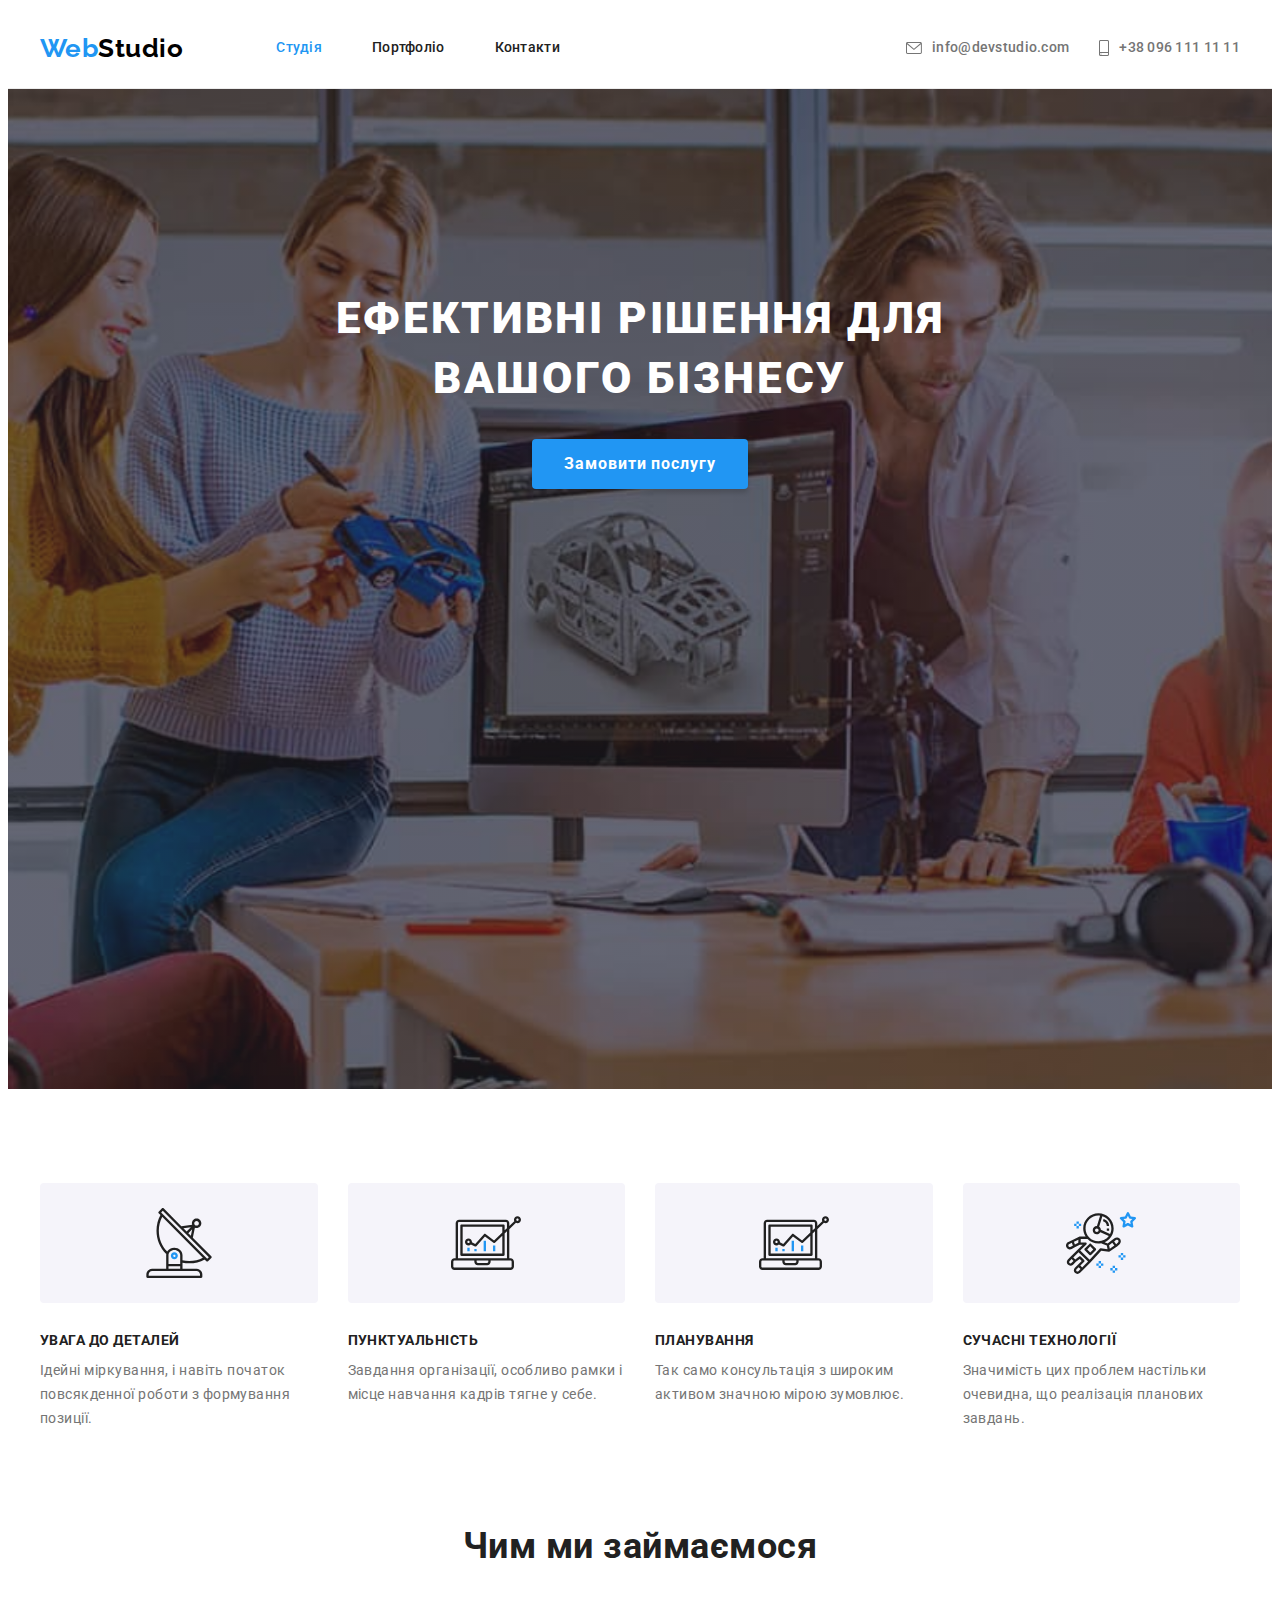
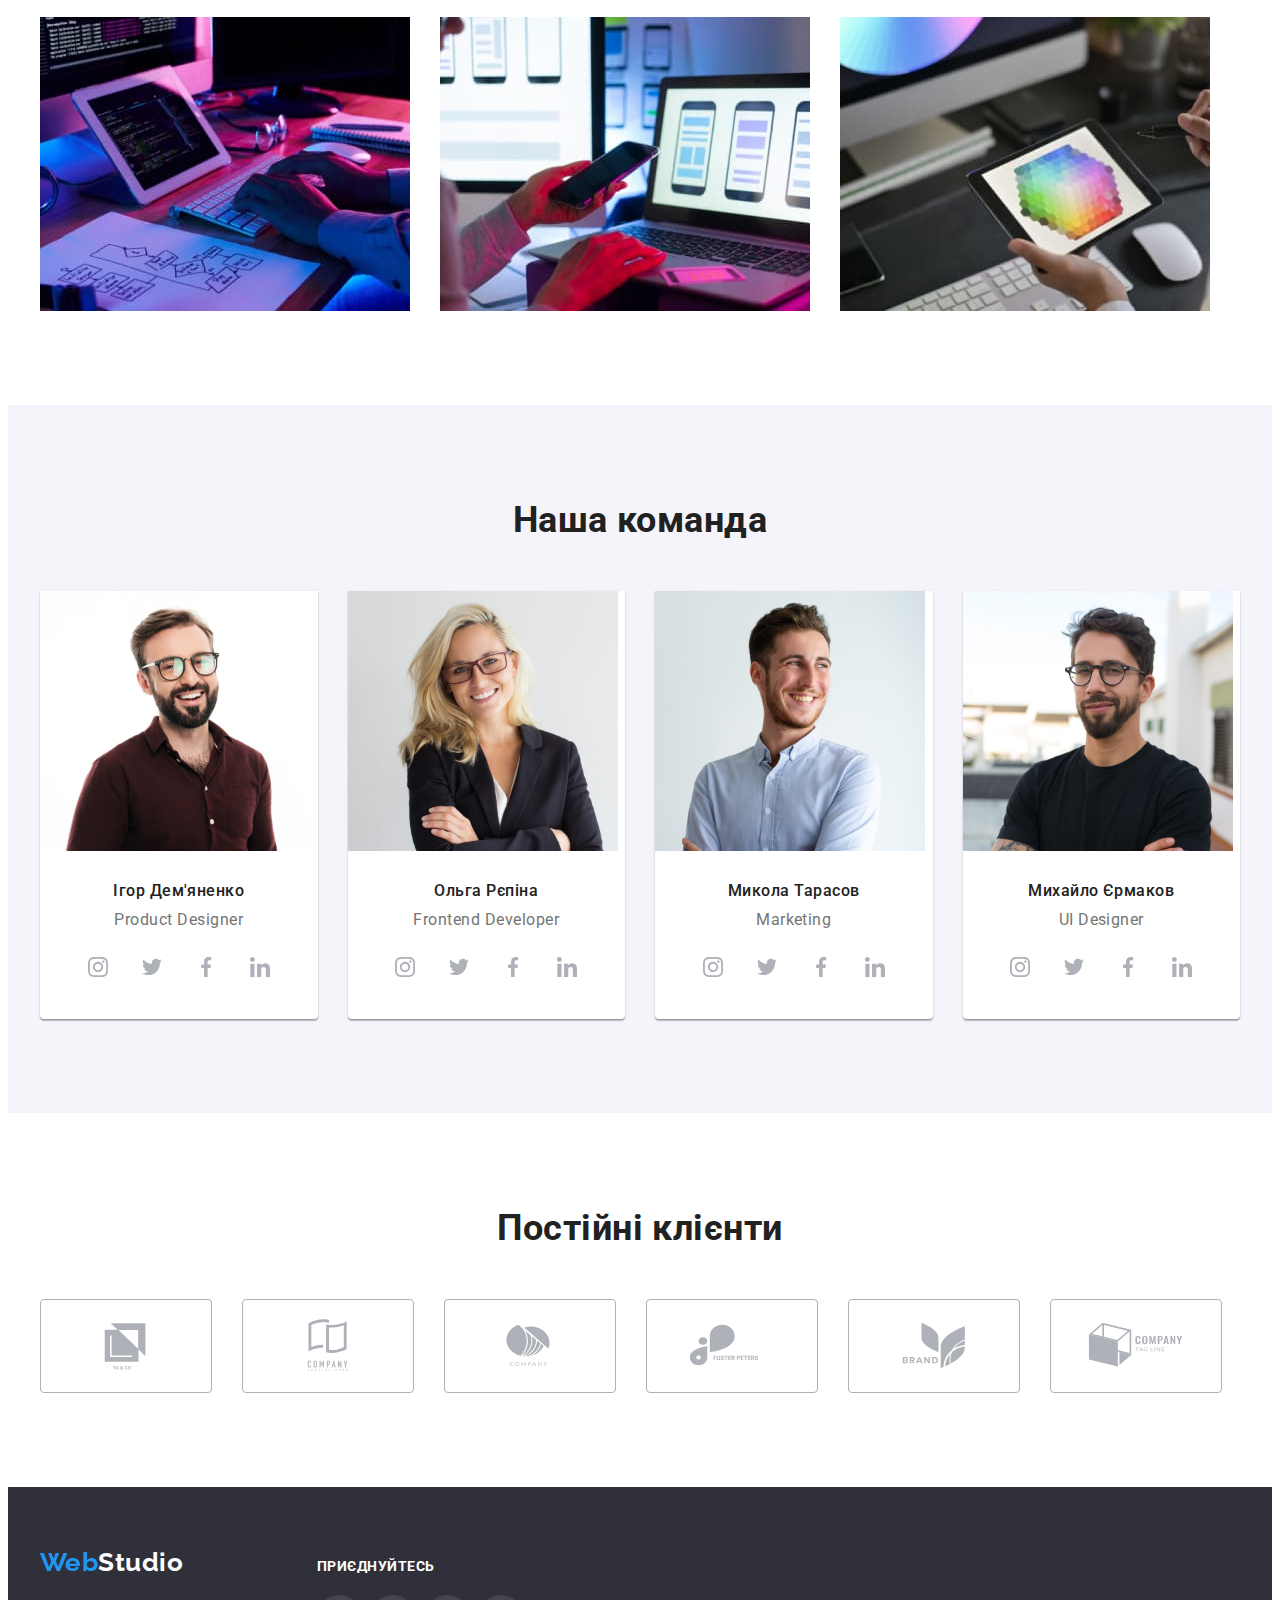
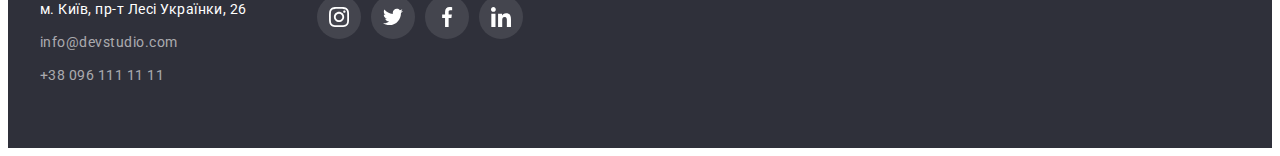
<file: index.html>
<!DOCTYPE html>
<html lang="uk">
  <head>
    <meta charset="UTF-8" />
    <meta http-equiv="X-UA-Compatible" content="IE=edge" />
    <meta name="viewport" content="width=device-width, initial-scale=1.0" />
    <title>WebStudio</title>
    <link rel="preconnect" href="https://fonts.googleapis.com" />
    <link rel="preconnect" href="https://fonts.gstatic.com" crossorigin />
    <link
      href="https://fonts.googleapis.com/css2?family=Raleway:wght@700&family=Roboto:wght@400;500;700;900&display=swap"
      rel="stylesheet"
    />
    <link
      rel="stylesheet"
      href="https://cdnjs.cloudflare.com/ajax/libs/modern-normalize/1.1.0/modern-normalize.min.css"
      integrity="sha512-wpPYUAdjBVSE4KJnH1VR1HeZfpl1ub8YT/NKx4PuQ5NmX2tKuGu6U/JRp5y+Y8XG2tV+wKQpNHVUX03MfMFn9Q=="
      crossorigin="anonymous"
      referrerpolicy="no-referrer"
    />
    <link rel="stylesheet" href="./css/styles.css" />
  </head>

  <body>
    <header class="page-header">
      <div class="container header-container">
        <nav class="main-nav">
          <a href="./index.html" class="logo"
            >Web<span class="logo-part">Studio</span></a
          >
          <ul class="site-nav list">
            <li class="item">
              <a href="./index.html" class="link current">Студія</a>
            </li>
            <li class="item">
              <a href="./portfolio.html" class="link">Портфоліо</a>
            </li>
            <li class="item">
              <a href="" class="link">Контакти</a>
            </li>
          </ul>
        </nav>
        <ul class="contacts-nav list">
          <li class="item">
            <a href="mailto:info@devstudio.com" class="link">
              <svg class="contacts-nav-icon" width="16" height="12">
                <use href="./images/icons.svg#envelope"></use>
              </svg>
              info@devstudio.com
            </a>
          </li>
          <li class="item">
            <a href="tel:+380961111111" class="link">
              <svg class="contacts-nav-icon" width="10" height="16">
                <use href="./images/icons.svg#smartphone"></use>
              </svg>
              +38 096 111 11 11
            </a>
          </li>
        </ul>
      </div>
    </header>

    <main>
      <section class="hero">
        <h1 class="hero-title">Ефективні рішення для вашого бізнесу</h1>
        <button type="button" class="hero-button button">
          Замовити послугу
        </button>
      </section>

      <section class="section">
        <div class="container">
          <h2 class="visually-hidden">Особливості</h2>

          <ul class="feature-list list">
            <li class="item">
              <div class="decor-item">
                <svg class="feature-icon" width="70" height="70">
                  <use href="./images/icons.svg#antenna"></use>
                </svg>
              </div>
              <h3 class="title">Увага до деталей</h3>
              <p class="text">
                Ідейні міркування, і навіть початок повсякденної роботи з
                формування позиції.
              </p>
            </li>
            <li class="item">
              <div class="decor-item">
                <svg class="feature-icon" width="70" height="70">
                  <use href="./images/icons.svg#diagram"></use>
                </svg>
              </div>
              <h3 class="title">Пунктуальність</h3>
              <p class="text">
                Завдання організації, особливо рамки і місце навчання кадрів
                тягне у себе.
              </p>
            </li>
            <li class="item">
              <div class="decor-item">
                <svg class="feature-icon" width="70" height="70">
                  <use href="./images/icons.svg#diagram"></use>
                </svg>
              </div>
              <h3 class="title">Планування</h3>
              <p class="text">
                Так само консультація з широким активом значною мірою зумовлює.
              </p>
            </li>
            <li class="item">
              <div class="decor-item">
                <svg class="feature-icon" width="70" height="70">
                  <use href="./images/icons.svg#astronaut"></use>
                </svg>
              </div>
              <h3 class="title">Сучасні технології</h3>
              <p class="text">
                Значимість цих проблем настільки очевидна, що реалізація
                планових завдань.
              </p>
            </li>
          </ul>
        </div>
      </section>

      <section class="section no-padding">
        <div class="container">
          <h2 class="section-title">Чим ми займаємося</h2>
          <ul class="list activity">
            <li class="item">
              <img
                src="./images/box1.jpg"
                alt="Руки на клавіатурі"
                width="370"
                height="294"
              />
            </li>
            <li class="item">
              <img
                src="./images/box2.jpg"
                alt="Руки з телефоном біля клавіатури"
                width="370"
                height="294"
              />
            </li>
            <li class="item">
              <img
                src="./images/box3.jpg"
                alt="Руки з планшетом"
                width="370"
                height="294"
              />
            </li>
          </ul>
        </div>
      </section>

      <section class="section team">
        <div class="container">
          <h2 class="section-title">Наша команда</h2>
          <ul class="list team-list">
            <li class="card">
              <img
                src="./images/img1.jpg"
                alt="Чоловік з бородою в окулярах"
                width="270"
                height="260"
              />
              <div class="card-content">
                <h3 class="card-title">Ігор Дем'яненко</h3>
                <p class="card-text" lang="en">Product Designer</p>
                <ul class="soc-list list">
                  <li class="soc-item">
                    <a href="#" class="soc-link">
                      <svg class="soc-icon" width="20" height="20">
                        <use href="./images/icons.svg#instagram"></use>
                      </svg>
                    </a>
                  </li>
                  <li class="soc-item">
                    <a href="#" class="soc-link">
                      <svg class="soc-icon" width="20" height="20">
                        <use href="./images/icons.svg#twitter"></use>
                      </svg>
                    </a>
                  </li>
                  <li class="soc-item">
                    <a href="#" class="soc-link">
                      <svg class="soc-icon" width="20" height="20">
                        <use href="./images/icons.svg#facebook"></use>
                      </svg>
                    </a>
                  </li>
                  <li class="soc-item">
                    <a href="#" class="soc-link">
                      <svg class="soc-icon" width="20" height="20">
                        <use href="./images/icons.svg#linkedin"></use>
                      </svg>
                    </a>
                  </li>
                </ul>
              </div>
            </li>

            <li class="card">
              <img
                src="./images/img2.jpg"
                alt="Жінка в окулярах"
                width="270"
                height="260"
              />
              <div class="card-content">
                <h3 class="card-title">Ольга Рєпіна</h3>
                <p class="card-text" lang="en">Frontend Developer</p>
                <ul class="soc-list list">
                  <li class="soc-item">
                    <a href="#" class="soc-link">
                      <svg class="soc-icon" width="20" height="20">
                        <use href="./images/icons.svg#instagram"></use>
                      </svg>
                    </a>
                  </li>
                  <li class="soc-item">
                    <a href="#" class="soc-link">
                      <svg class="soc-icon" width="20" height="20">
                        <use href="./images/icons.svg#twitter"></use>
                      </svg>
                    </a>
                  </li>
                  <li class="soc-item">
                    <a href="#" class="soc-link">
                      <svg class="soc-icon" width="20" height="20">
                        <use href="./images/icons.svg#facebook"></use>
                      </svg>
                    </a>
                  </li>
                  <li class="soc-item">
                    <a href="#" class="soc-link">
                      <svg class="soc-icon" width="20" height="20">
                        <use href="./images/icons.svg#linkedin"></use>
                      </svg>
                    </a>
                  </li>
                </ul>
              </div>
            </li>

            <li class="card">
              <img
                src="./images/img3.jpg"
                alt="Чоловік"
                width="270"
                height="260"
              />
              <div class="card-content">
                <h3 class="card-title">Микола Тарасов</h3>
                <p class="card-text" lang="en">Marketing</p>
                <ul class="soc-list list">
                  <li class="soc-item">
                    <a href="#" class="soc-link">
                      <svg class="soc-icon" width="20" height="20">
                        <use href="./images/icons.svg#instagram"></use>
                      </svg>
                    </a>
                  </li>
                  <li class="soc-item">
                    <a href="#" class="soc-link">
                      <svg class="soc-icon" width="20" height="20">
                        <use href="./images/icons.svg#twitter"></use>
                      </svg>
                    </a>
                  </li>
                  <li class="soc-item">
                    <a href="#" class="soc-link">
                      <svg class="soc-icon" width="20" height="20">
                        <use href="./images/icons.svg#facebook"></use>
                      </svg>
                    </a>
                  </li>
                  <li class="soc-item">
                    <a href="#" class="soc-link">
                      <svg class="soc-icon" width="20" height="20">
                        <use href="./images/icons.svg#linkedin"></use>
                      </svg>
                    </a>
                  </li>
                </ul>
              </div>
            </li>

            <li class="card">
              <img
                src="./images/img4.jpg"
                alt="Чоловік з бородою в окулярах"
                width="270"
                height="260"
              />
              <div class="card-content">
                <h3 class="card-title">Михайло Єрмаков</h3>
                <p class="card-text" lang="en">UI Designer</p>
                <ul class="soc-list list">
                  <li class="soc-item">
                    <a href="#" class="soc-link">
                      <svg class="soc-icon" width="20" height="20">
                        <use href="./images/icons.svg#instagram"></use>
                      </svg>
                    </a>
                  </li>
                  <li class="soc-item">
                    <a href="#" class="soc-link">
                      <svg class="soc-icon" width="20" height="20">
                        <use href="./images/icons.svg#twitter"></use>
                      </svg>
                    </a>
                  </li>
                  <li class="soc-item">
                    <a href="#" class="soc-link">
                      <svg class="soc-icon" width="20" height="20">
                        <use href="./images/icons.svg#facebook"></use>
                      </svg>
                    </a>
                  </li>
                  <li class="soc-item">
                    <a href="#" class="soc-link">
                      <svg class="soc-icon" width="20" height="20">
                        <use href="./images/icons.svg#linkedin"></use>
                      </svg>
                    </a>
                  </li>
                </ul>
              </div>
            </li>
          </ul>
        </div>
      </section>

      <section class="section clients">
        <div class="container">
          <h2 class="section-title">Постійні клієнти</h2>
          <ul class="list clients-list">
            <li class="item">
              <a href="#" class="link clients-link">
                <svg class="clients-icon" width="106" height="60">
                  <use href="./images/icons.svg#logo1"></use>
                </svg>
              </a>
            </li>
            <li class="item">
              <a href="#" class="link clients-link">
                <svg class="clients-icon" width="106" height="60">
                  <use href="./images/icons.svg#logo2"></use>
                </svg>
              </a>
            </li>
            <li class="item">
              <a href="#" class="link clients-link">
                <svg class="clients-icon" width="106" height="60">
                  <use href="./images/icons.svg#logo3"></use>
                </svg>
              </a>
            </li>
            <li class="item">
              <a href="#" class="link clients-link">
                <svg class="clients-icon" width="106" height="60">
                  <use href="./images/icons.svg#logo4"></use>
                </svg>
              </a>
            </li>
            <li class="item">
              <a href="#" class="link clients-link">
                <svg class="clients-icon" width="106" height="60">
                  <use href="./images/icons.svg#logo5"></use>
                </svg>
              </a>
            </li>
            <li class="item">
              <a href="#" class="link clients-link">
                <svg class="clients-icon" width="106" height="60">
                  <use href="./images/icons.svg#logo6"></use>
                </svg>
              </a>
            </li>
          </ul>
        </div>
      </section>
    </main>

    <footer class="footer">
      <div class="container container-footer">
        <div class="contacts">
          <a href="./index.html" class="logo footer-logo"
            >Web<span class="logo-part down">Studio</span></a
          >
          <address class="contacts-addres">
            <ul class="list addres">
              <li class="item">
                <a
                  href="https://goo.gl/maps/jUhiTycMhttReEfy7"
                  class="addres-link"
                  target="_blank"
                  rel="noopener noreferrer"
                  >м. Київ, пр-т Лесі Українки, 26</a
                >
              </li>
              <li class="item">
                <a href="mailto:info@devstudio.com" class="addres-item"
                  >info@devstudio.com</a
                >
              </li>
              <li class="item">
                <a href="tel:+380961111111" class="addres-item"
                  >+38 096 111 11 11</a
                >
              </li>
            </ul>
          </address>
        </div>
        <div class="social">
          <p class="social-text">приєднуйтесь</p>
          <ul class="social-list list">
            <li class="item">
              <a href="#" class="social-link link">
                <svg class="social-icon" width="20" height="20">
                  <use href="./images/icons.svg#instagram"></use>
                </svg>
              </a>
            </li>
            <li class="item">
              <a href="#" class="social-link link">
                <svg class="social-icon" width="20" height="20">
                  <use href="./images/icons.svg#twitter"></use>
                </svg>
              </a>
            </li>
            <li class="item">
              <a href="#" class="social-link link">
                <svg class="social-icon" width="20" height="20">
                  <use href="./images/icons.svg#facebook"></use>
                </svg>
              </a>
            </li>
            <li class="item">
              <a href="#" class="social-link link">
                <svg class="social-icon" width="20" height="20">
                  <use href="./images/icons.svg#linkedin"></use>
                </svg>
              </a>
            </li>
          </ul>
        </div>
      </div>
    </footer>
  </body>
</html>
</file>
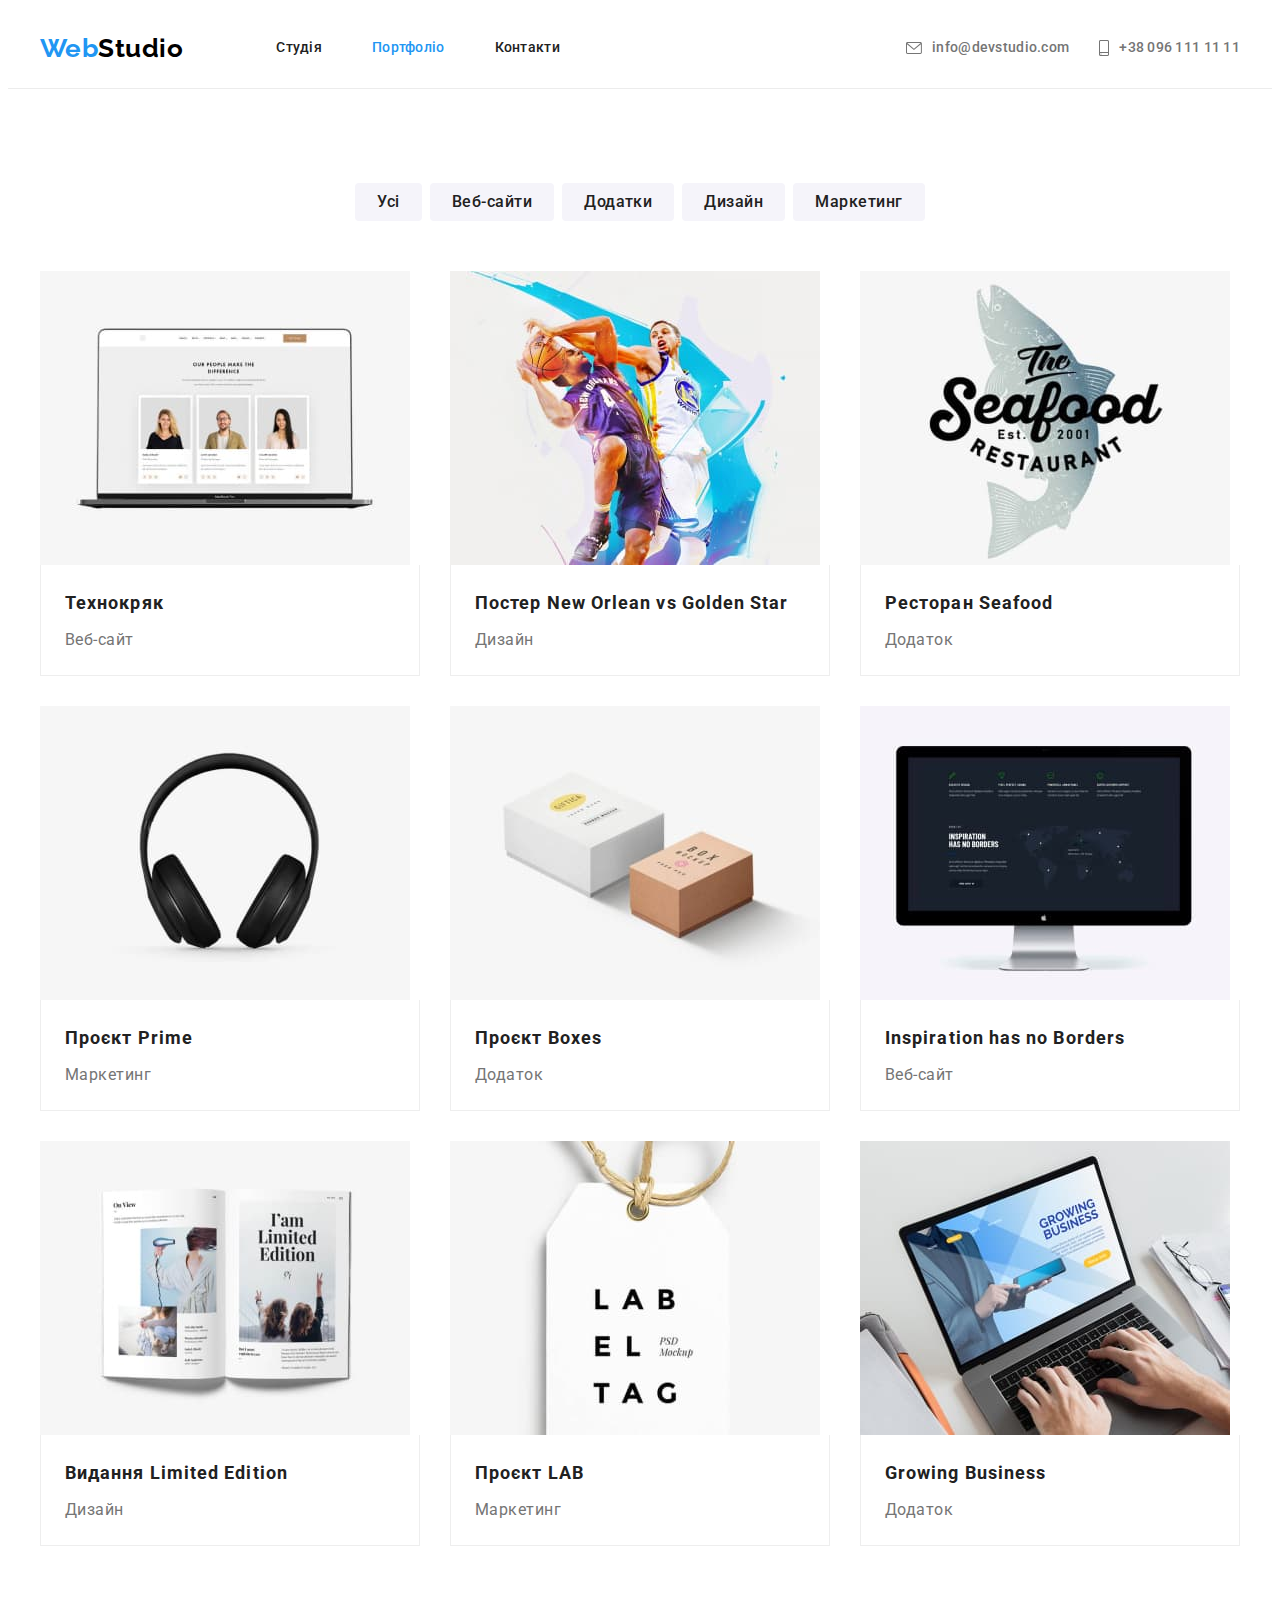
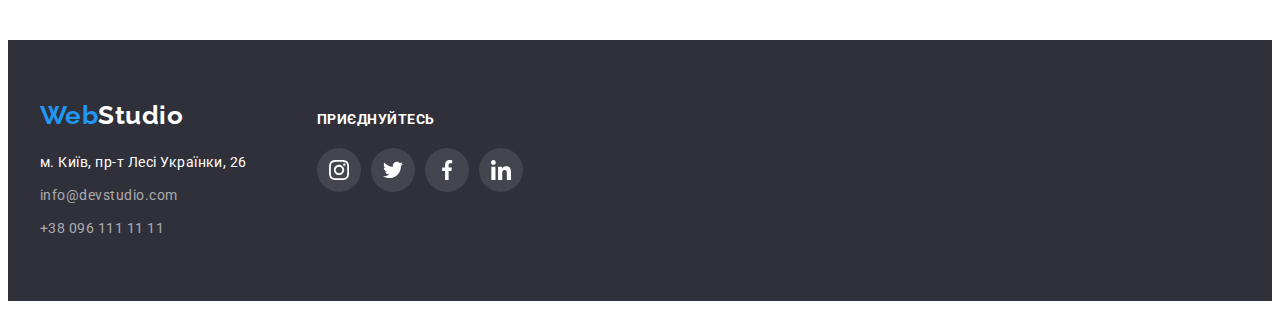
<file: portfolio.html>
<!DOCTYPE html>
<html lang="uk">
  <head>
    <meta charset="UTF-8" />
    <meta http-equiv="X-UA-Compatible" content="IE=edge" />
    <meta name="viewport" content="width=device-width, initial-scale=1.0" />
    <title>WebStudio</title>
    <link rel="preconnect" href="https://fonts.googleapis.com" />
    <link rel="preconnect" href="https://fonts.gstatic.com" crossorigin />
    <link
      href="https://fonts.googleapis.com/css2?family=Raleway:wght@700&family=Roboto:wght@400;500;700;900&display=swap"
      rel="stylesheet"
    />
    <link
      rel="stylesheet"
      href="https://cdnjs.cloudflare.com/ajax/libs/modern-normalize/1.1.0/modern-normalize.min.css"
      integrity="sha512-wpPYUAdjBVSE4KJnH1VR1HeZfpl1ub8YT/NKx4PuQ5NmX2tKuGu6U/JRp5y+Y8XG2tV+wKQpNHVUX03MfMFn9Q=="
      crossorigin="anonymous"
      referrerpolicy="no-referrer"
    />
    <link rel="stylesheet" href="./css/styles.css" />
  </head>

  <body>
    <header class="page-header">
      <div class="container header-container">
        <nav class="main-nav">
          <a href="./index.html" class="logo"
            >Web<span class="logo-part">Studio</span></a
          >
          <ul class="site-nav list">
            <li class="item">
              <a href="./index.html" class="link">Студія</a>
            </li>
            <li class="item">
              <a href="./portfolio.html" class="link current">Портфоліо</a>
            </li>
            <li class="item">
              <a href="" class="link">Контакти</a>
            </li>
          </ul>
        </nav>
        <ul class="contacts-nav list">
          <li class="item">
            <a href="mailto:info@devstudio.com" class="link">
              <svg class="contacts-nav-icon" width="16" height="12">
                <use href="./images/icons.svg#envelope"></use>
              </svg>
              info@devstudio.com
            </a>
          </li>
          <li class="item">
            <a href="tel:+380961111111" class="link">
              <svg class="contacts-nav-icon" width="10" height="16">
                <use href="./images/icons.svg#smartphone"></use>
              </svg>
              +38 096 111 11 11
            </a>
          </li>
        </ul>
      </div>
    </header>

    <main>
      <section class="section">
        <div class="container">
          <h1 class="visually-hidden">Портфоліо</h1>
          <ul class="list filter-list">
            <li class="item">
              <button class="filter-button button" type="button">Усі</button>
            </li>

            <li class="item">
              <button class="filter-button button" type="button">
                Веб-сайти
              </button>
            </li>

            <li class="item">
              <button class="filter-button button" type="button">
                Додатки
              </button>
            </li>

            <li class="item">
              <button class="filter-button button" type="button">Дизайн</button>
            </li>

            <li class="item">
              <button class="filter-button button" type="button">
                Маркетинг
              </button>
            </li>
          </ul>

          <ul class="project-list list">
            <li class="item">
              <a href="#" class="link">
                <img
                  src="./images/project1.jpg"
                  alt="Ноутбук"
                  width="370"
                  height="294"
                />
                <div class="project-content">
                  <h2 class="title">Технокряк</h2>
                  <p class="text">Веб-сайт</p>
                </div>
              </a>
            </li>

            <li class="item">
              <a href="#" class="link">
                <img
                  src="./images/project2.jpg"
                  alt="Два баскетболіста"
                  width="370"
                  height="294"
                />
                <div class="project-content">
                  <h2 class="title">
                    Постер <span lang="en">New Orlean vs Golden Star</span>
                  </h2>
                  <p class="text">Дизайн</p>
                </div>
              </a>
            </li>

            <li class="item">
              <a href="#" class="link">
                <img
                  src="./images/project3.jpg"
                  alt="Риба.Логотип ресторану"
                  width="370"
                  height="294"
                />
                <div class="project-content">
                  <h2 class="title">Ресторан <span lang="en">Seafood</span></h2>
                  <p class="text">Додаток</p>
                </div>
              </a>
            </li>

            <li class="item">
              <a href="#" class="link">
                <img
                  src="./images/project4.jpg"
                  alt="Навушники"
                  width="370"
                  height="294"
                />
                <div class="project-content">
                  <h2 class="title">Проєкт <span lang="en">Prime</span></h2>
                  <p class="text">Маркетинг</p>
                </div>
              </a>
            </li>

            <li class="item">
              <a href="#" class="link">
                <img
                  src="./images/project5.jpg"
                  alt="Дві коробки"
                  width="370"
                  height="294"
                />
                <div class="project-content">
                  <h2 class="title">Проєкт <span lang="en">Boxes</span></h2>
                  <p class="text">Додаток</p>
                </div>
              </a>
            </li>

            <li class="item">
              <a href="#" class="link">
                <img
                  src="./images/project6.jpg"
                  alt="Монітор"
                  width="370"
                  height="294"
                />
                <div class="project-content">
                  <h2 class="title" lang="en">Inspiration has no Borders</h2>
                  <p class="text">Веб-сайт</p>
                </div>
              </a>
            </li>

            <li class="item">
              <a href="#" class="link">
                <img
                  src="./images/project7.jpg"
                  alt="Розгорнута книга"
                  width="370"
                  height="294"
                />
                <div class="project-content">
                  <h2 class="title">
                    Видання <span lang="en">Limited Edition</span>
                  </h2>
                  <p class="text">Дизайн</p>
                </div>
              </a>
            </li>

            <li class="item">
              <a href="#" class="link">
                <img
                  src="./images/project8.jpg"
                  alt="Бирка"
                  width="370"
                  height="294"
                />
                <div class="project-content">
                  <h2 class="title">Проєкт <span lang="en">LAB</span></h2>
                  <p class="text">Маркетинг</p>
                </div>
              </a>
            </li>

            <li class="item">
              <a href="#" class="link">
                <img
                  src="./images/project9.jpg"
                  alt="Руки на клавіатурі ноутбука"
                  width="370"
                  height="294"
                />
                <div class="project-content">
                  <h2 class="title" lang="en">Growing Business</h2>
                  <p class="text">Додаток</p>
                </div>
              </a>
            </li>
          </ul>
        </div>
      </section>
    </main>

    <footer class="footer">
      <div class="container container-footer">
        <div class="contacts">
          <a href="./index.html" class="logo footer-logo"
            >Web<span class="logo-part down">Studio</span></a
          >
          <address class="contacts-addres">
            <ul class="list addres">
              <li class="item">
                <a
                  href="https://goo.gl/maps/jUhiTycMhttReEfy7"
                  class="addres-link"
                  target="_blank"
                  rel="noopener noreferrer"
                  >м. Київ, пр-т Лесі Українки, 26</a
                >
              </li>
              <li class="item">
                <a href="mailto:info@devstudio.com" class="addres-item"
                  >info@devstudio.com</a
                >
              </li>
              <li class="item">
                <a href="tel:+380961111111" class="addres-item"
                  >+38 096 111 11 11</a
                >
              </li>
            </ul>
          </address>
        </div>
        <div class="social">
          <p class="social-text">приєднуйтесь</p>
          <ul class="social-list list">
            <li class="item">
              <a href="#" class="social-link link">
                <svg class="social-icon" width="20" height="20">
                  <use href="./images/icons.svg#instagram"></use>
                </svg>
              </a>
            </li>
            <li class="item">
              <a href="#" class="social-link link">
                <svg class="social-icon" width="20" height="20">
                  <use href="./images/icons.svg#twitter"></use>
                </svg>
              </a>
            </li>
            <li class="item">
              <a href="#" class="social-link link">
                <svg class="social-icon" width="20" height="20">
                  <use href="./images/icons.svg#facebook"></use>
                </svg>
              </a>
            </li>
            <li class="item">
              <a href="#" class="social-link link">
                <svg class="social-icon" width="20" height="20">
                  <use href="./images/icons.svg#linkedin"></use>
                </svg>
              </a>
            </li>
          </ul>
        </div>
      </div>
    </footer>
  </body>
</html>
</file>
<file: css/styles.css>
:root {
  --primary-tex-color: #757575;
  --title-text-color: #212121;
  --accent-color: #2196f3;
  --primery-white-color: #ffffff;
  --logo-part-color: #000000;
  --hero-btn-bgc: #188ce8;
  --filter-btn-bgc: #f5f4fa;
  --contacts-footer-color: rgba(255, 255, 255, 0.6);
  --footer-bgc: #2f303a;
  --header-border-color: #ececec;
  --card-border-color: #eeeeee;
  --icon-color: #afb1b8;
}

body {
  background-color: var(--primery-white-color);
  color: var(--primary-tex-color);
  font-family: Roboto, sans-serif;
  letter-spacing: 0.03em;
}

.list {
  padding: 0;
  margin: 0;

  list-style: none;
}

img {
  display: block;
  max-width: 100%;
  height: auto;
}

.visually-hidden {
  position: absolute;
  white-space: nowrap;
  width: 1px;
  height: 1px;
  overflow: hidden;
  border: 0;
  padding: 0;
  clip: rect(0 0 0 0);
  clip-path: inset(50%);
  margin: -1px;
}

.container {
  width: 1200px;
  padding-left: 15px;
  padding-right: 15px;
  margin-left: auto;
  margin-right: auto;
}
/* ---LOGO--- */

.logo {
  color: var(--accent-color);
  font-family: Raleway, sans-serif;
  font-weight: 700;
  font-size: 26px;
  line-height: 1.19;
  text-decoration: none;
}

.logo-part {
  color: var(--logo-part-color);
}

.logo:hover,
.logo-part:hover,
.logo:focus,
.logo-part:focus {
  color: var(--accent-color);
}

/* ---SITE NAV--- */

.page-header {
  border-bottom: 1px solid var(--header-border-color);
}

.main-nav {
  display: flex;
  align-items: center;
}

.header-container {
  display: flex;
  align-items: center;
  justify-content: space-between;
}

.site-nav {
  display: flex;
  margin-left: 93px;
  margin-right: auto;
}

.site-nav .link,
.contacts-nav .link {
  font-weight: 500;
  font-size: 14px;
  line-height: 1.14;
  letter-spacing: 0.02em;
  text-decoration: none;
}

.site-nav .item:not(:last-child) {
  margin-right: 50px;
}

.site-nav .link {
  display: block;
  padding-top: 32px;
  padding-bottom: 32px;

  color: var(--title-text-color);
}

.site-nav .link.current {
  color: var(--accent-color);
}

.site-nav .link:hover,
.site-nav .link:focus {
  color: var(--accent-color);
}

.contacts-nav {
  display: flex;
}

.contacts-nav .item:not(:last-child) {
  margin-right: 30px;
}

.contacts-nav .link {
  display: flex;
  padding-top: 32px;
  padding-bottom: 32px;
  align-items: center;
  color: var(--primary-tex-color);
}

.contacts-nav .link:hover,
.contacts-nav .link:focus {
  color: var(--accent-color);
}

.contacts-nav-icon {
  margin-right: 10px;
  fill: currentColor;
}

/* ---HERO--- */

.hero {
  max-width: 1600px;
  height: 600px;
  margin-left: auto;
  margin-right: auto;
  padding-top: 200px;
  padding-bottom: 200px;

  background-color: #c4c4c4;
  text-align: center;

  background-image: linear-gradient(
      rgba(47, 48, 58, 0.4),
      rgba(47, 48, 58, 0.4)
    ),
    url("../images/hero.jpg");
  background-repeat: no-repeat;
  background-position: center;
  background-size: cover;
}

.hero-title {
  max-width: 696px;
  margin: 0 auto 30px;

  color: var(--primery-white-color);
  font-weight: 900;
  font-size: 44px;
  line-height: 1.36;
  letter-spacing: 0.06em;
  text-transform: uppercase;
}

/* ---SECTIONS--- */

.section {
  padding-top: 94px;
  padding-bottom: 94px;
}
.section.no-padding {
  padding-top: 0;
}

.section .section-title {
  margin-top: 0;
  margin-bottom: 50px;

  color: var(--title-text-color);
  font-size: 36px;
  line-height: 1.17;
  text-align: center;
}

/* ---FEATURE--- */

.feature-list {
  display: flex;
  flex-wrap: wrap;
  gap: 30px;
}

.feature-list .item {
  flex-basis: calc((100% - 3 * 30px) / 4);
}

.decor-item {
  display: flex;
  padding-top: 25px;
  padding-bottom: 25px;
  margin-bottom: 30px;
  align-items: center;
  justify-content: center;

  border-radius: 4px;
  background-color: var(--filter-btn-bgc);
}

.feature-list .title {
  margin-top: 0;
  margin-bottom: 10px;

  color: var(--title-text-color);
  font-size: 14px;
  line-height: 1.14;
  text-transform: uppercase;
}

.feature-list .text {
  margin-top: 0;
  margin-bottom: 0;

  font-size: 14px;
  line-height: 1.71;
}

/* ---ACTIVITY--- */

.activity {
  display: flex;
  gap: 30px;
}

/* ---TEAM--- */

.team {
  background-color: var(--filter-btn-bgc);
}
.team-list {
  display: flex;
  flex-wrap: wrap;
  gap: 30px;
}
.card {
  flex-basis: calc((100% - 3 * 30px) / 4);
  border-radius: 0px 0px 4px 4px;
  box-shadow: 0px 1px 3px rgba(0, 0, 0, 0.12), 0px 1px 1px rgba(0, 0, 0, 0.14),
    0px 2px 1px rgba(0, 0, 0, 0.2);

  background-color: var(--primery-white-color);
}

.card-content {
  padding-top: 30px;
  padding-bottom: 30px;
}

.card-title,
.card-text {
  font-size: 16px;
  line-height: 1.19;
  text-align: center;
}

.card-title {
  margin-top: 0;
  margin-bottom: 10px;

  color: var(--title-text-color);
  font-weight: 500;
}

.card-text {
  margin: 0;
  margin-bottom: 16px;
}

.soc-list {
  display: flex;
  justify-content: center;
  gap: 10px;
}

.soc-link {
  display: flex;
  width: 44px;
  height: 44px;
  border-radius: 50%;
  align-items: center;
  justify-content: center;

  background-color: var(--primery-white-color);
  color: var(--icon-color);
}

.soc-link:hover,
.soc-link:focus {
  background-color: var(--accent-color);
  color: var(--primery-white-color);
}

.soc-icon {
  fill: currentColor;
}

/* ---BUTTONS--- */

.button {
  display: inline-block;
  border-radius: 4px;
  border: initial;

  cursor: pointer;
  font-family: inherit;
  font-size: 16px;
  text-align: center;
  letter-spacing: inherit;
}

.hero-button {
  padding: 10px 32px;
  min-width: 216px;
  box-shadow: 0px 4px 4px rgba(0, 0, 0, 0.15);

  background-color: var(--accent-color);
  color: var(--primery-white-color);
  font-weight: 700;
  line-height: 1.88;
  letter-spacing: 0.06em;
}

.hero-button:hover,
.hero-button:focus {
  background-color: var(--hero-btn-bgc);
}

.filter-button {
  padding: 6px 22px;

  background-color: var(--filter-btn-bgc);
  color: var(--title-text-color);
  font-weight: 500;
  line-height: 1.63;
}

.filter-button:hover,
.filter-button:focus {
  background-color: var(--accent-color);
  color: var(--primery-white-color);
  box-shadow: 0px 3px 1px rgba(0, 0, 0, 0.1), 0px 1px 2px rgba(0, 0, 0, 0.08),
    0px 2px 2px rgba(0, 0, 0, 0.12);
}

/* ---CLIENTS--- */

.clients-list {
  display: flex;
  gap: 30px;
}

.clients-link {
  display: flex;
  width: 170px;
  height: 92px;
  border: 1px solid var(--icon-color);
  border-radius: 4px;
  align-items: center;
  justify-content: center;

  color: var(--icon-color);
}

.clients-link:hover,
.clients-link:focus {
  color: var(--accent-color);
  border: 1px solid var(--accent-color);
}

.clients-icon {
  fill: currentColor;
}

/* ---FOOTER--- */
.footer {
  padding-top: 60px;
  padding-bottom: 60px;

  background-color: var(--footer-bgc);
}

.container-footer {
  display: flex;
  align-items: baseline;
}

.footer-logo {
  display: inline-block;
  margin-bottom: 20px;
}

.logo-part.down {
  color: var(--primery-white-color);
}

.logo-part.down:hover,
.logo-part.down:focus {
  color: var(--accent-color);
}

.contacts-addres {
  font-style: normal;
}

.addres .item:not(:last-child) {
  margin-bottom: 9px;
}

.addres-link,
.addres-item {
  text-decoration: none;
  font-size: 14px;
  line-height: 1.71;
}

.addres-link {
  color: var(--primery-white-color);
}

.addres-item {
  color: var(--contacts-footer-color);
}

.addres-link:hover,
.addres-link:focus,
.addres-item:hover,
.addres-item:focus {
  color: var(--accent-color);
}

.social {
  margin-left: 70px;
}

.social-list {
  display: flex;
  gap: 10px;
}

.social-link {
  display: flex;
  width: 44px;
  height: 44px;
  border-radius: 50%;
  justify-content: center;
  align-items: center;

  color: var(--primery-white-color);
  background-color: rgba(255, 255, 255, 0.1);
}

.social-link:hover,
.social-link:focus {
  background-color: var(--accent-color);
}

.social-icon {
  fill: currentColor;
}

.social-text {
  margin: 0;
  padding: 0;
  margin-bottom: 20px;

  font-weight: 700;
  font-size: 14px;
  line-height: 1.14;
  text-transform: uppercase;
  color: var(--primery-white-color);
}

/* ---PORTFOLIO--- */

.filter-list {
  display: flex;
  justify-content: center;
  margin-bottom: 50px;
}
.filter-list .item:not(:last-child) {
  margin-right: 8px;
}

.project-list {
  display: flex;
  flex-wrap: wrap;
  gap: 30px;
}

.project-list .item {
  flex-basis: calc((100% - 2 * 30px) / 3);
}

.project-content {
  padding: 20px 24px;
  border: 1px solid var(--card-border-color);
  border-top: none;
}

.project-list .link {
  display: block;

  text-decoration: none;
  color: inherit;
}

.project-list .link:hover,
.project-list .link:focus {
  box-shadow: 0px 1px 1px rgba(0, 0, 0, 0.12), 0px 4px 4px rgba(0, 0, 0, 0.06),
    1px 4px 6px rgba(0, 0, 0, 0.16);
}
.project-list .title {
  margin: 0 0 4px 0;

  color: var(--title-text-color);
  font-size: 18px;
  line-height: 2;
  letter-spacing: 0.06em;
}

.project-list .text {
  margin: 0;

  font-size: 16px;
  line-height: 1.88;
}
</file>
